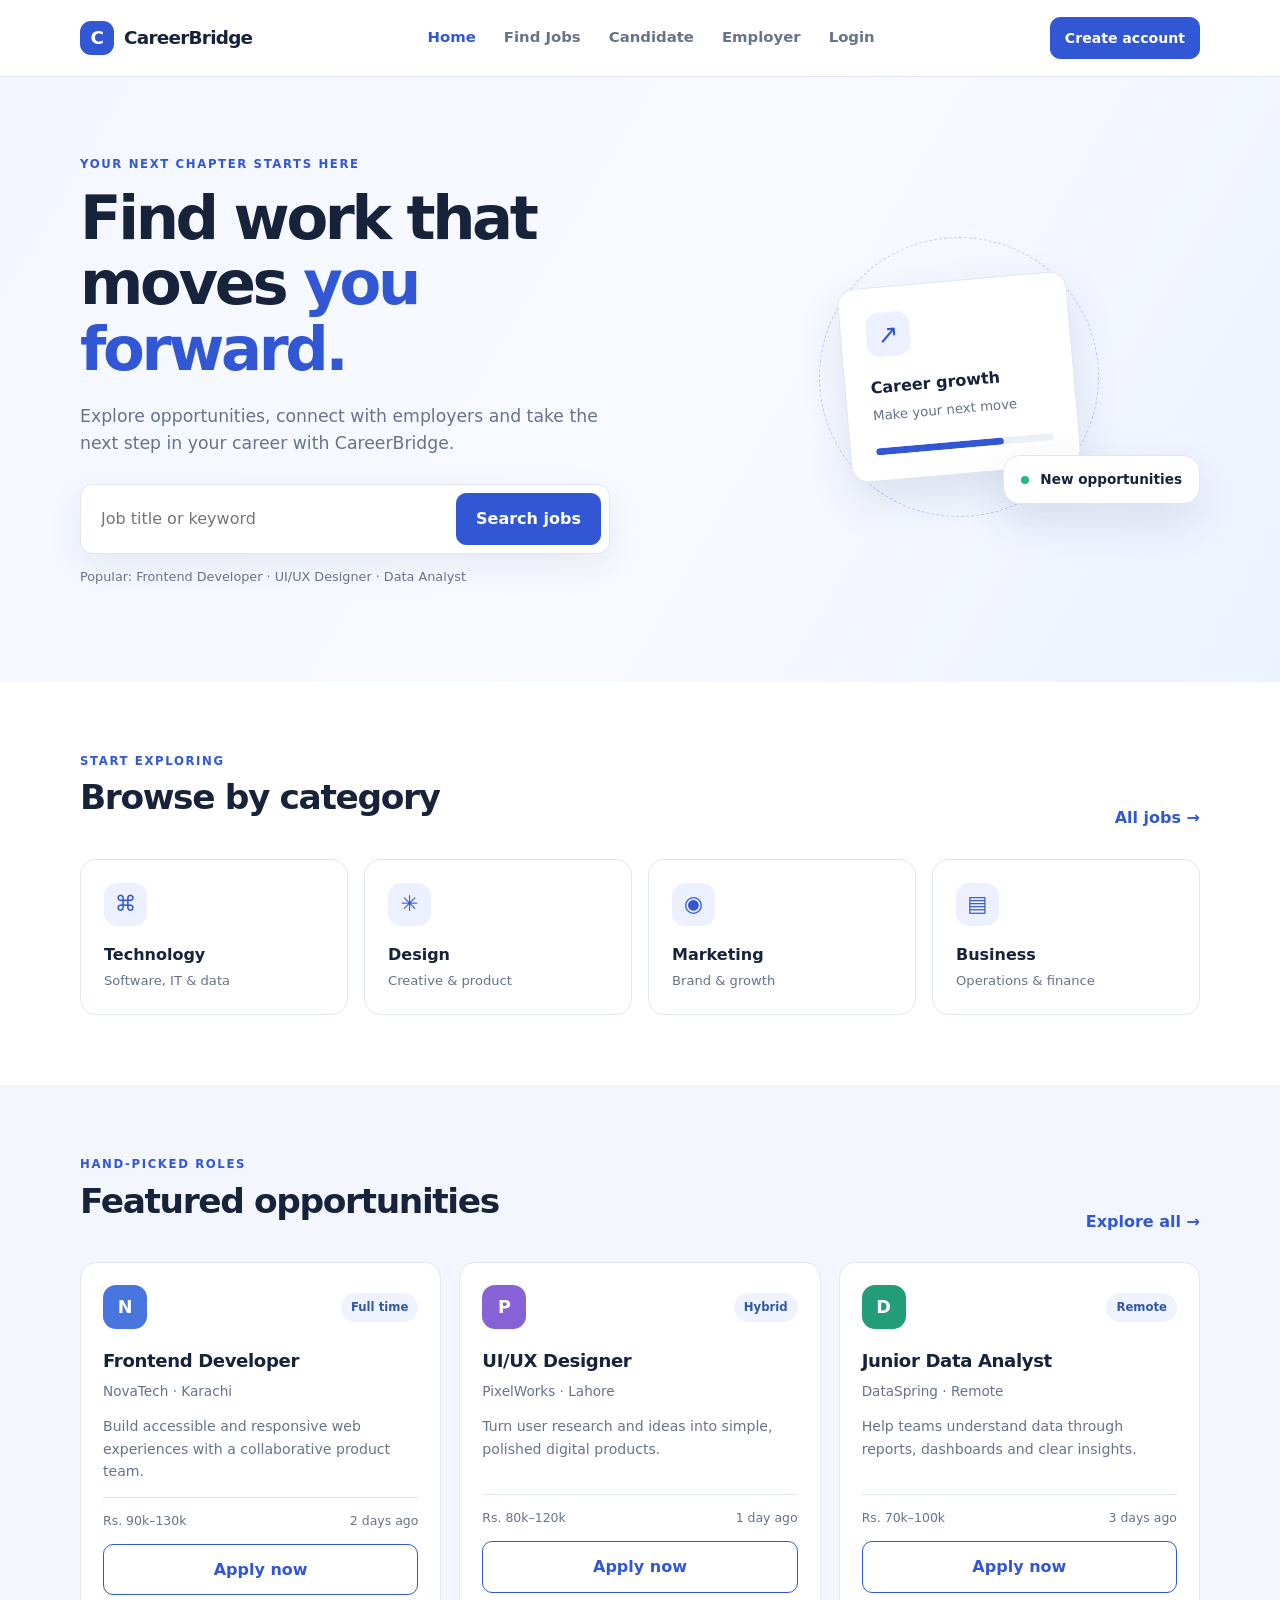
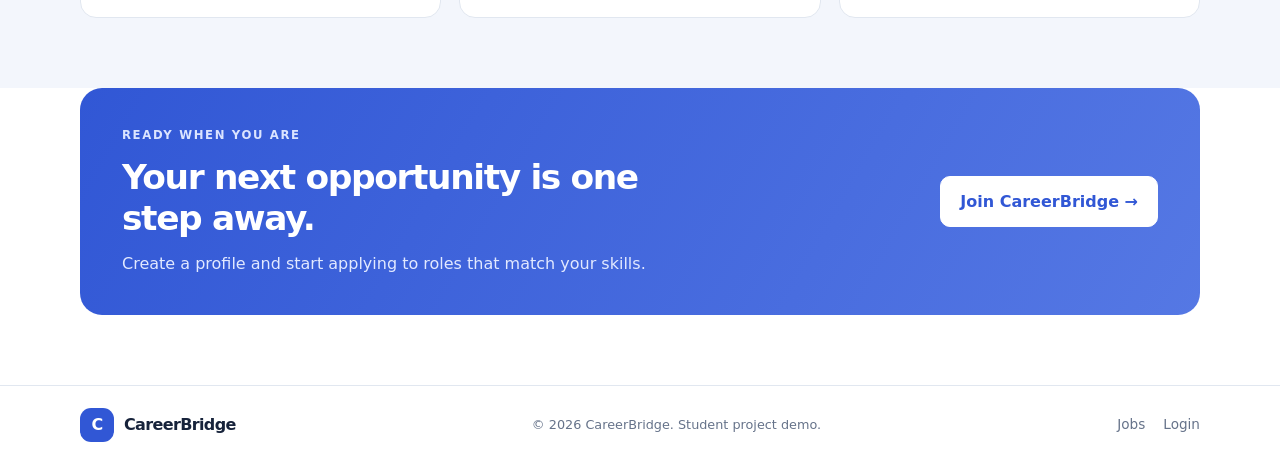
<file: index.html>
<!doctype html>
<html lang="en">
<head>
  <meta charset="utf-8">
  <meta name="viewport" content="width=device-width, initial-scale=1">
  <meta name="description" content="CareerBridge job recruitment portal demo">
  <title>CareerBridge | Find your next opportunity</title>
  <link rel="stylesheet" href="css/style.css">
  <script src="js/app.js" defer></script>
</head>
<body>
  <a class="skip-link" href="#main">Skip to content</a>
  <header class="site-header">
    <div class="container nav-wrap">
      <a class="brand" href="index.html"><span class="brand-mark">C</span> CareerBridge</a>
      <nav aria-label="Main navigation">
        <a class="active" href="index.html">Home</a>
        <a href="jobs.html">Find Jobs</a>
        <a href="register.html">Candidate</a><a href="employer.html">Employer</a>
        <a href="login.html">Login</a>
      </nav>
      <a class="button button-small" href="register.html">Create account</a>
    </div>
  </header>

  <main id="main">
    <section class="hero">
      <div class="container hero-grid">
        <div>
          <p class="eyebrow">YOUR NEXT CHAPTER STARTS HERE</p>
          <h1>Find work that moves <span>you forward.</span></h1>
          <p class="hero-copy">Explore opportunities, connect with employers and take the next step in your career with CareerBridge.</p>
          <form class="quick-search" action="jobs.html" method="get">
            <label class="sr-only" for="home-keyword">Job title or keyword</label>
            <input id="home-keyword" name="q" type="search" placeholder="Job title or keyword">
            <button class="button" type="submit">Search jobs</button>
          </form>
          <p class="muted small">Popular: Frontend Developer · UI/UX Designer · Data Analyst</p>
        </div>
        <div class="hero-art" aria-label="Career growth illustration" role="img">
          <div class="art-card art-card-main"><span class="art-icon">↗</span><strong>Career growth</strong><small>Make your next move</small><div class="progress"><span></span></div></div>
          <div class="art-card art-card-float"><span class="online-dot"></span> New opportunities</div>
          <div class="art-orbit"></div>
        </div>
      </div>
    </section>

    <section class="section">
      <div class="container">
        <div class="section-heading"><div><p class="eyebrow">START EXPLORING</p><h2>Browse by category</h2></div><a class="text-link" href="jobs.html">All jobs →</a></div>
        <div class="category-grid">
          <a class="category-card" href="jobs.html?category=Technology"><span class="category-icon">⌘</span><strong>Technology</strong><small>Software, IT & data</small></a>
          <a class="category-card" href="jobs.html?category=Design"><span class="category-icon">✳</span><strong>Design</strong><small>Creative & product</small></a>
          <a class="category-card" href="jobs.html?category=Marketing"><span class="category-icon">◉</span><strong>Marketing</strong><small>Brand & growth</small></a>
          <a class="category-card" href="jobs.html?category=Business"><span class="category-icon">▤</span><strong>Business</strong><small>Operations & finance</small></a>
        </div>
      </div>
    </section>

    <section class="section section-soft">
      <div class="container">
        <div class="section-heading"><div><p class="eyebrow">HAND-PICKED ROLES</p><h2>Featured opportunities</h2></div><a class="text-link" href="jobs.html">Explore all →</a></div>
        <div class="job-grid">
          <article class="job-card"><div class="job-top"><span class="company-logo logo-blue">N</span><span class="tag">Full time</span></div><h3>Frontend Developer</h3><p class="company">NovaTech · Karachi</p><p class="job-desc">Build accessible and responsive web experiences with a collaborative product team.</p><div class="job-meta"><span>Rs. 90k–130k</span><span>2 days ago</span></div><a class="button button-outline button-full" href="apply.html?job=Frontend%20Developer">Apply now</a></article>
          <article class="job-card"><div class="job-top"><span class="company-logo logo-purple">P</span><span class="tag">Hybrid</span></div><h3>UI/UX Designer</h3><p class="company">PixelWorks · Lahore</p><p class="job-desc">Turn user research and ideas into simple, polished digital products.</p><div class="job-meta"><span>Rs. 80k–120k</span><span>1 day ago</span></div><a class="button button-outline button-full" href="apply.html?job=UI%2FUX%20Designer">Apply now</a></article>
          <article class="job-card"><div class="job-top"><span class="company-logo logo-green">D</span><span class="tag">Remote</span></div><h3>Junior Data Analyst</h3><p class="company">DataSpring · Remote</p><p class="job-desc">Help teams understand data through reports, dashboards and clear insights.</p><div class="job-meta"><span>Rs. 70k–100k</span><span>3 days ago</span></div><a class="button button-outline button-full" href="apply.html?job=Junior%20Data%20Analyst">Apply now</a></article>
        </div>
      </div>
    </section>

    <section class="cta-section"><div class="container cta-box"><div><p class="eyebrow">READY WHEN YOU ARE</p><h2>Your next opportunity is one step away.</h2><p>Create a profile and start applying to roles that match your skills.</p></div><a class="button button-light" href="register.html">Join CareerBridge →</a></div></section>
  </main>

  <footer class="site-footer"><div class="container footer-inner"><a class="brand brand-footer" href="index.html"><span class="brand-mark">C</span> CareerBridge</a><p>© <span data-year>2026</span> CareerBridge. Student project demo.</p><div><a href="jobs.html">Jobs</a><a href="login.html">Login</a></div></div></footer>
</body>
</html>
</file>
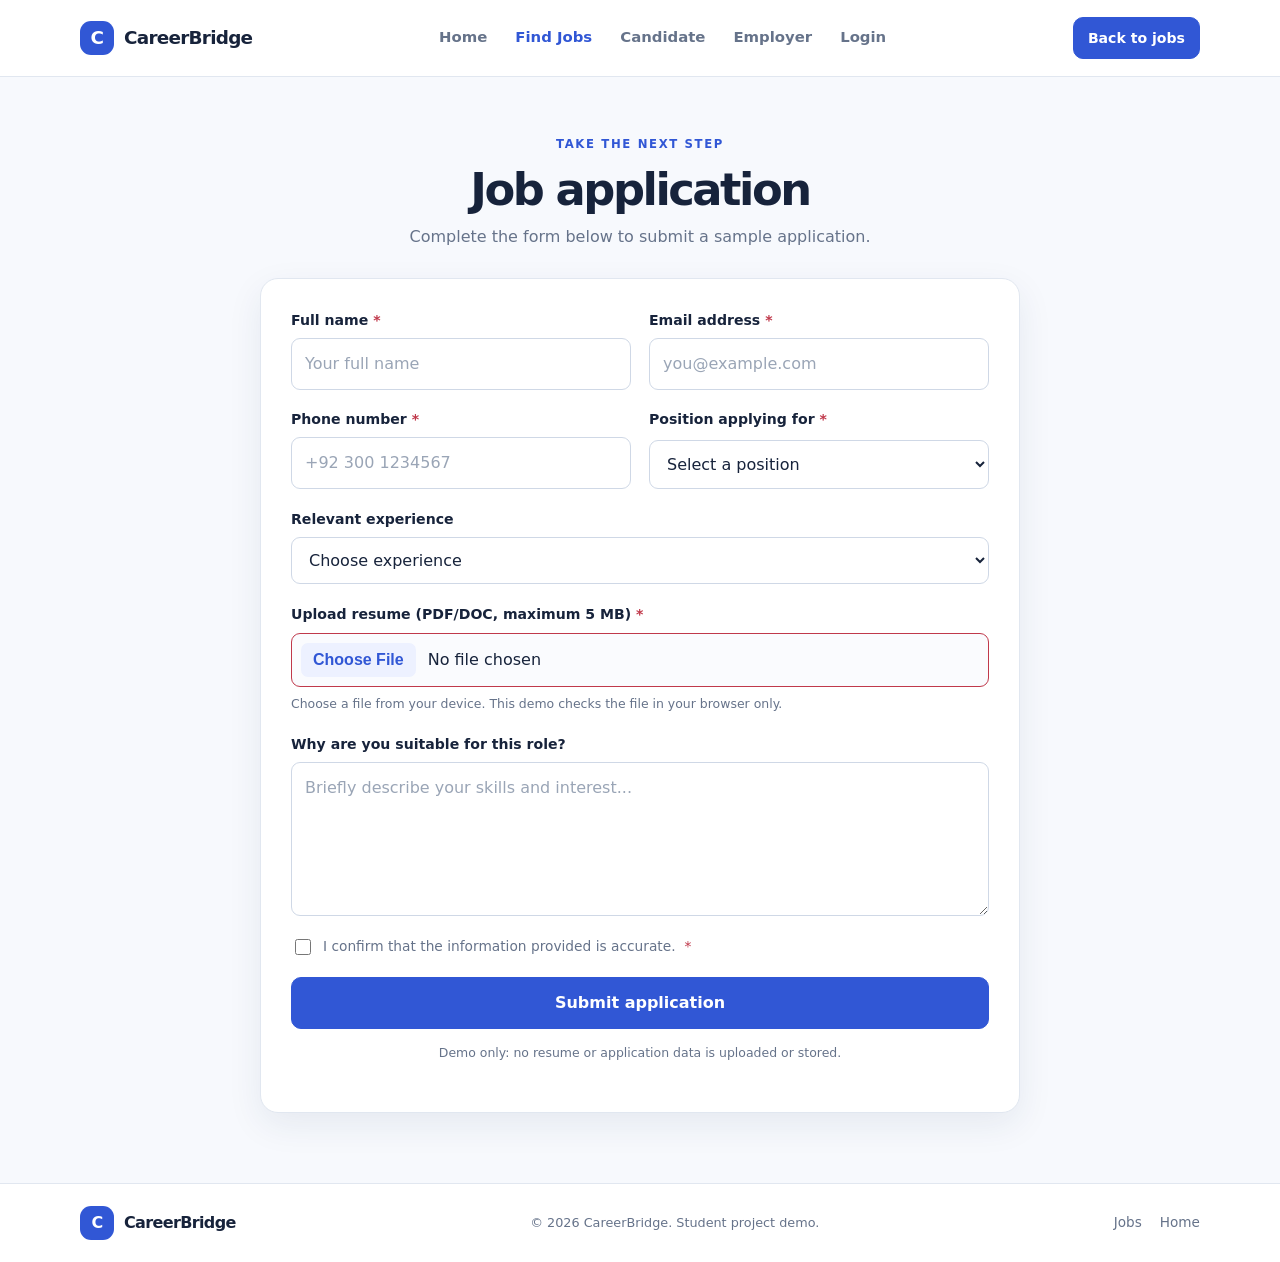
<file: apply.html>
<!doctype html>
<html lang="en">
<head>
  <meta charset="utf-8">
  <meta name="viewport" content="width=device-width, initial-scale=1">
  <title>Apply for a Job | CareerBridge</title>
  <link rel="stylesheet" href="css/style.css">
  <script src="js/app.js" defer></script>
</head>
<body>
  <a class="skip-link" href="#main">Skip to content</a>
  <header class="site-header"><div class="container nav-wrap"><a class="brand" href="index.html"><span class="brand-mark">C</span> CareerBridge</a><nav aria-label="Main navigation"><a href="index.html">Home</a><a class="active" href="jobs.html">Find Jobs</a><a href="register.html">Candidate</a><a href="employer.html">Employer</a><a href="login.html">Login</a></nav><a class="button button-small" href="jobs.html">Back to jobs</a></div></header>
  <main id="main" class="form-page"><div class="container narrow-wide">
    <div class="form-intro"><p class="eyebrow">TAKE THE NEXT STEP</p><h1>Job application</h1><p>Complete the form below to submit a sample application.</p></div>
    <form class="panel form-stack demo-form" action="#" method="post" enctype="multipart/form-data">
      <div class="form-grid">
        <div class="field"><label for="app-name">Full name <span>*</span></label><input id="app-name" name="fullName" type="text" autocomplete="name" minlength="3" maxlength="80" placeholder="Your full name" required></div>
        <div class="field"><label for="app-email">Email address <span>*</span></label><input id="app-email" name="email" type="email" autocomplete="email" placeholder="you@example.com" required></div>
        <div class="field"><label for="app-phone">Phone number <span>*</span></label><input id="app-phone" name="phone" type="tel" pattern="[0-9+() -]{7,20}" placeholder="+92 300 1234567" required></div>
        <div class="field"><label for="app-job">Position applying for <span>*</span></label><select id="app-job" name="position" required><option value="">Select a position</option><option>Frontend Developer</option><option>UI/UX Designer</option><option>Junior Data Analyst</option><option>Digital Marketing Associate</option><option>HR Coordinator</option><option>Business Operations Intern</option></select></div>
      </div>
      <div class="field"><label for="experience">Relevant experience</label><select id="experience" name="experience"><option value="">Choose experience</option><option>Student / No experience</option><option>Less than 1 year</option><option>1–2 years</option><option>3–5 years</option><option>More than 5 years</option></select></div>
      <div class="field"><label for="resume">Upload resume (PDF/DOC, maximum 5 MB) <span>*</span></label><input class="file-input" id="resume" name="resume" type="file" accept=".pdf,.doc,.docx,application/pdf,application/msword,application/vnd.openxmlformats-officedocument.wordprocessingml.document" required><small class="field-help">Choose a file from your device. This demo checks the file in your browser only.</small></div>
      <div class="field"><label for="cover-letter">Why are you suitable for this role?</label><textarea id="cover-letter" name="coverLetter" rows="5" minlength="20" maxlength="1000" placeholder="Briefly describe your skills and interest..."></textarea></div>
      <label class="check-label"><input type="checkbox" name="accuracy" required> I confirm that the information provided is accurate. <span>*</span></label>
      <button class="button button-full" type="submit">Submit application</button>
      <p class="form-note">Demo only: no resume or application data is uploaded or stored.</p>
      <p class="form-feedback" aria-live="polite"></p>
    </form>
  </div></main>
  <footer class="site-footer"><div class="container footer-inner"><a class="brand brand-footer" href="index.html"><span class="brand-mark">C</span> CareerBridge</a><p>© <span data-year>2026</span> CareerBridge. Student project demo.</p><div><a href="jobs.html">Jobs</a><a href="index.html">Home</a></div></div></footer>
</body>
</html>
</file>
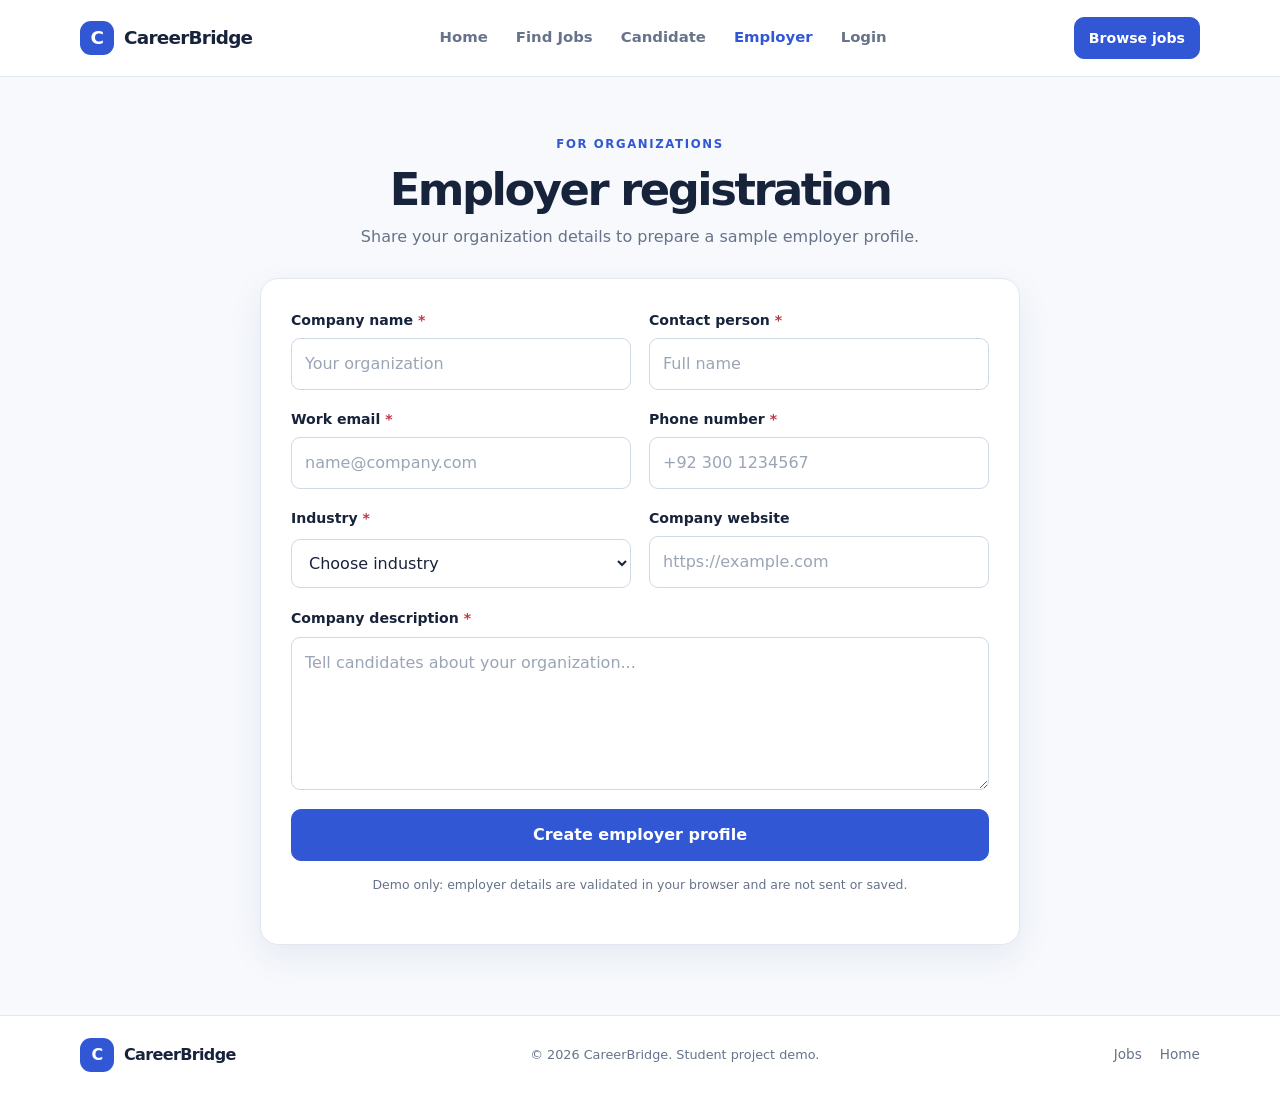
<file: employer.html>
<!doctype html>
<html lang="en">
<head>
  <meta charset="utf-8">
  <meta name="viewport" content="width=device-width, initial-scale=1">
  <title>Employer Registration | CareerBridge</title>
  <link rel="stylesheet" href="css/style.css">
  <script src="js/app.js" defer></script>
</head>
<body>
  <a class="skip-link" href="#main">Skip to content</a>
  <header class="site-header"><div class="container nav-wrap"><a class="brand" href="index.html"><span class="brand-mark">C</span> CareerBridge</a><nav aria-label="Main navigation"><a href="index.html">Home</a><a href="jobs.html">Find Jobs</a><a href="register.html">Candidate</a><a class="active" href="employer.html">Employer</a><a href="login.html">Login</a></nav><a class="button button-small" href="jobs.html">Browse jobs</a></div></header>
  <main id="main" class="form-page"><div class="container narrow-wide">
    <div class="form-intro"><p class="eyebrow">FOR ORGANIZATIONS</p><h1>Employer registration</h1><p>Share your organization details to prepare a sample employer profile.</p></div>
    <form class="panel form-stack demo-form" action="#" method="post">
      <div class="form-grid">
        <div class="field"><label for="company">Company name <span>*</span></label><input id="company" name="company" type="text" minlength="2" maxlength="100" placeholder="Your organization" required></div>
        <div class="field"><label for="contact-person">Contact person <span>*</span></label><input id="contact-person" name="contactPerson" type="text" minlength="2" maxlength="80" placeholder="Full name" required></div>
        <div class="field"><label for="employer-email">Work email <span>*</span></label><input id="employer-email" name="email" type="email" placeholder="name@company.com" required></div>
        <div class="field"><label for="employer-phone">Phone number <span>*</span></label><input id="employer-phone" name="phone" type="tel" pattern="[0-9+() -]{7,20}" placeholder="+92 300 1234567" required></div>
        <div class="field"><label for="industry">Industry <span>*</span></label><select id="industry" name="industry" required><option value="">Choose industry</option><option>Information Technology</option><option>Education</option><option>Healthcare</option><option>Finance</option><option>Marketing</option><option>Other</option></select></div>
        <div class="field"><label for="website">Company website</label><input id="website" name="website" type="url" placeholder="https://example.com"></div>
      </div>
      <div class="field"><label for="company-about">Company description <span>*</span></label><textarea id="company-about" name="description" rows="5" minlength="30" maxlength="1000" placeholder="Tell candidates about your organization..." required></textarea></div>
      <button class="button button-full" type="submit">Create employer profile</button>
      <p class="form-note">Demo only: employer details are validated in your browser and are not sent or saved.</p>
      <p class="form-feedback" aria-live="polite"></p>
    </form>
  </div></main>
  <footer class="site-footer"><div class="container footer-inner"><a class="brand brand-footer" href="index.html"><span class="brand-mark">C</span> CareerBridge</a><p>© <span data-year>2026</span> CareerBridge. Student project demo.</p><div><a href="jobs.html">Jobs</a><a href="index.html">Home</a></div></div></footer>
</body>
</html>
</file>
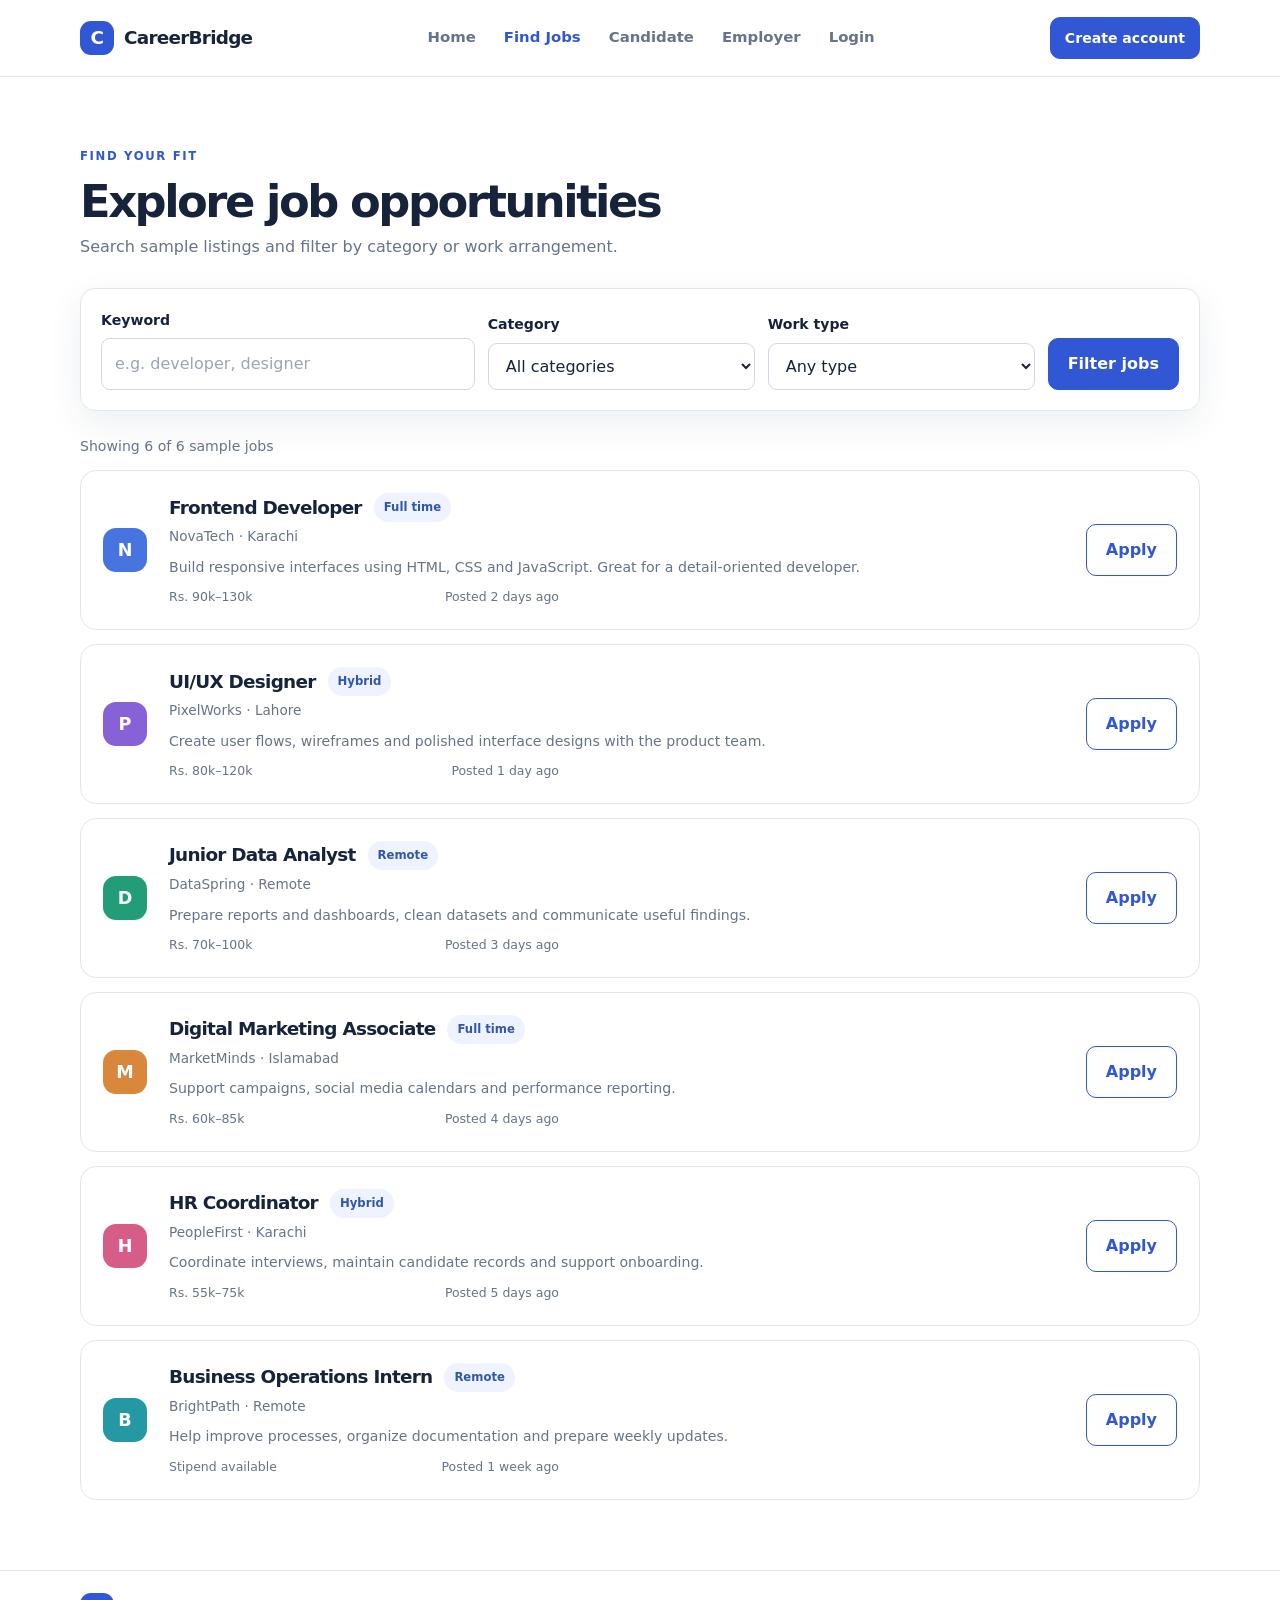
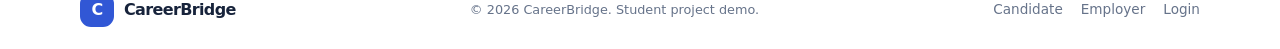
<file: jobs.html>
<!doctype html>
<html lang="en">
<head>
  <meta charset="utf-8">
  <meta name="viewport" content="width=device-width, initial-scale=1">
  <title>Find Jobs | CareerBridge</title>
  <link rel="stylesheet" href="css/style.css">
  <script src="js/app.js" defer></script>
</head>
<body>
  <a class="skip-link" href="#main">Skip to content</a>
  <header class="site-header"><div class="container nav-wrap"><a class="brand" href="index.html"><span class="brand-mark">C</span> CareerBridge</a><nav aria-label="Main navigation"><a href="index.html">Home</a><a class="active" href="jobs.html">Find Jobs</a><a href="register.html">Candidate</a><a href="employer.html">Employer</a><a href="login.html">Login</a></nav><a class="button button-small" href="register.html">Create account</a></div></header>
  <main id="main" class="section"><div class="container">
    <div class="page-heading"><p class="eyebrow">FIND YOUR FIT</p><h1>Explore job opportunities</h1><p>Search sample listings and filter by category or work arrangement.</p></div>
    <form class="filter-panel" id="job-filter" action="jobs.html" method="get">
      <div class="field"><label for="job-keyword">Keyword</label><input id="job-keyword" name="q" type="search" placeholder="e.g. developer, designer"></div>
      <div class="field"><label for="job-category">Category</label><select id="job-category" name="category"><option value="">All categories</option><option>Technology</option><option>Design</option><option>Marketing</option><option>Business</option></select></div>
      <div class="field"><label for="job-type">Work type</label><select id="job-type" name="type"><option value="">Any type</option><option>Full time</option><option>Hybrid</option><option>Remote</option></select></div>
      <button class="button" type="submit">Filter jobs</button>
    </form>
    <p class="results-count" id="results-count" aria-live="polite">Showing 6 sample jobs</p>
    <div class="job-list" id="job-list">
      <article class="job-card job-list-card" data-title="Frontend Developer" data-category="Technology" data-type="Full time" data-location="Karachi"><div class="company-logo logo-blue">N</div><div class="job-list-content"><div class="job-title-line"><h2>Frontend Developer</h2><span class="tag">Full time</span></div><p class="company">NovaTech · Karachi</p><p>Build responsive interfaces using HTML, CSS and JavaScript. Great for a detail-oriented developer.</p><div class="job-meta"><span>Rs. 90k–130k</span><span>Posted 2 days ago</span></div></div><a class="button button-outline" href="apply.html?job=Frontend%20Developer">Apply</a></article>
      <article class="job-card job-list-card" data-title="UI/UX Designer" data-category="Design" data-type="Hybrid" data-location="Lahore"><div class="company-logo logo-purple">P</div><div class="job-list-content"><div class="job-title-line"><h2>UI/UX Designer</h2><span class="tag">Hybrid</span></div><p class="company">PixelWorks · Lahore</p><p>Create user flows, wireframes and polished interface designs with the product team.</p><div class="job-meta"><span>Rs. 80k–120k</span><span>Posted 1 day ago</span></div></div><a class="button button-outline" href="apply.html?job=UI%2FUX%20Designer">Apply</a></article>
      <article class="job-card job-list-card" data-title="Junior Data Analyst" data-category="Technology" data-type="Remote" data-location="Remote"><div class="company-logo logo-green">D</div><div class="job-list-content"><div class="job-title-line"><h2>Junior Data Analyst</h2><span class="tag">Remote</span></div><p class="company">DataSpring · Remote</p><p>Prepare reports and dashboards, clean datasets and communicate useful findings.</p><div class="job-meta"><span>Rs. 70k–100k</span><span>Posted 3 days ago</span></div></div><a class="button button-outline" href="apply.html?job=Junior%20Data%20Analyst">Apply</a></article>
      <article class="job-card job-list-card" data-title="Digital Marketing Associate" data-category="Marketing" data-type="Full time" data-location="Islamabad"><div class="company-logo logo-orange">M</div><div class="job-list-content"><div class="job-title-line"><h2>Digital Marketing Associate</h2><span class="tag">Full time</span></div><p class="company">MarketMinds · Islamabad</p><p>Support campaigns, social media calendars and performance reporting.</p><div class="job-meta"><span>Rs. 60k–85k</span><span>Posted 4 days ago</span></div></div><a class="button button-outline" href="apply.html?job=Digital%20Marketing%20Associate">Apply</a></article>
      <article class="job-card job-list-card" data-title="HR Coordinator" data-category="Business" data-type="Hybrid" data-location="Karachi"><div class="company-logo logo-pink">H</div><div class="job-list-content"><div class="job-title-line"><h2>HR Coordinator</h2><span class="tag">Hybrid</span></div><p class="company">PeopleFirst · Karachi</p><p>Coordinate interviews, maintain candidate records and support onboarding.</p><div class="job-meta"><span>Rs. 55k–75k</span><span>Posted 5 days ago</span></div></div><a class="button button-outline" href="apply.html?job=HR%20Coordinator">Apply</a></article>
      <article class="job-card job-list-card" data-title="Business Operations Intern" data-category="Business" data-type="Remote" data-location="Remote"><div class="company-logo logo-teal">B</div><div class="job-list-content"><div class="job-title-line"><h2>Business Operations Intern</h2><span class="tag">Remote</span></div><p class="company">BrightPath · Remote</p><p>Help improve processes, organize documentation and prepare weekly updates.</p><div class="job-meta"><span>Stipend available</span><span>Posted 1 week ago</span></div></div><a class="button button-outline" href="apply.html?job=Business%20Operations%20Intern">Apply</a></article>
    </div>
    <p class="empty-state" id="empty-state" hidden>No matching jobs found. Try changing your filters.</p>
  </div></main>
  <footer class="site-footer"><div class="container footer-inner"><a class="brand brand-footer" href="index.html"><span class="brand-mark">C</span> CareerBridge</a><p>© <span data-year>2026</span> CareerBridge. Student project demo.</p><div><a href="register.html">Candidate</a><a href="employer.html">Employer</a><a href="login.html">Login</a></div></div></footer>
</body>
</html>
</file>
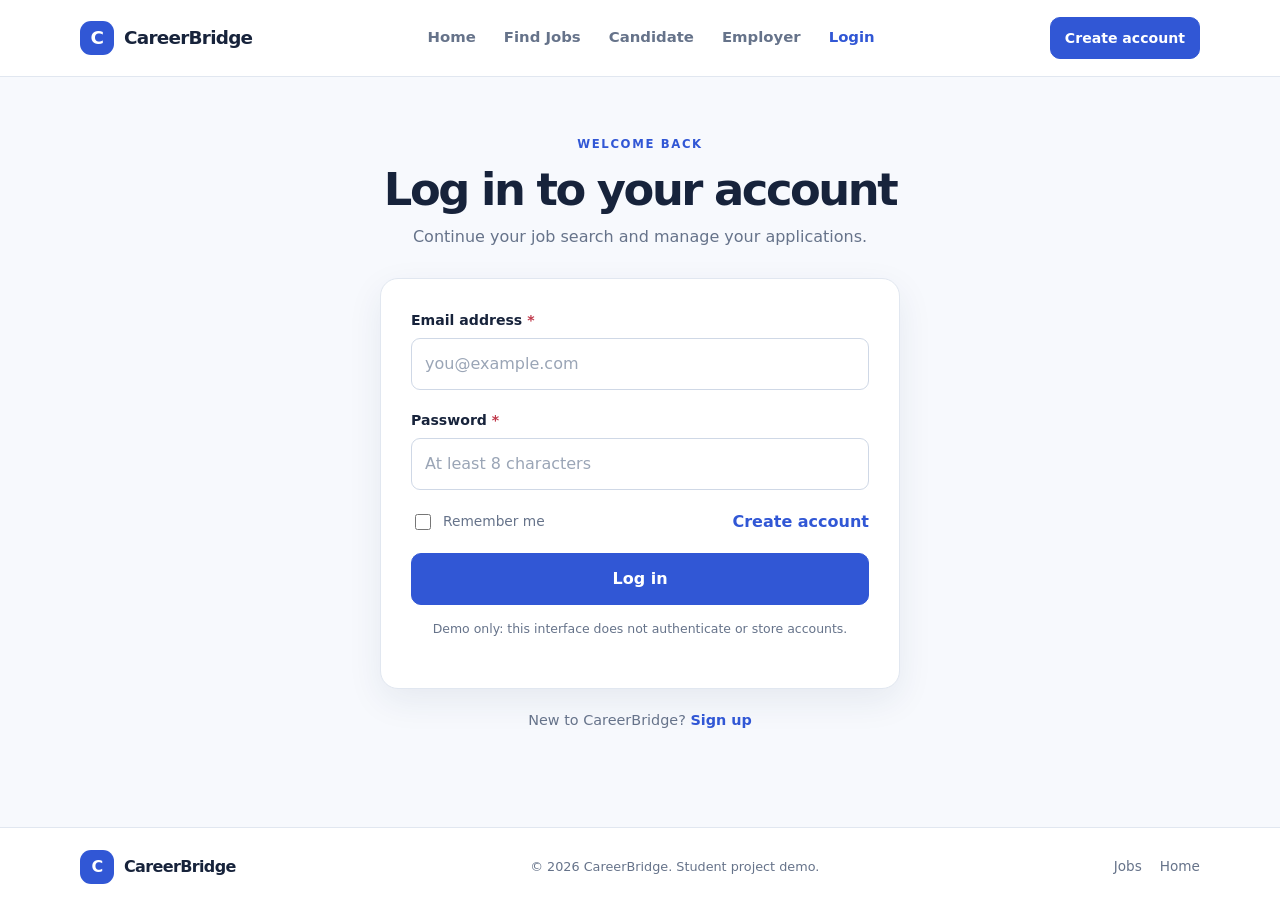
<file: login.html>
<!doctype html>
<html lang="en">
<head>
  <meta charset="utf-8">
  <meta name="viewport" content="width=device-width, initial-scale=1">
  <title>Login | CareerBridge</title>
  <link rel="stylesheet" href="css/style.css">
  <script src="js/app.js" defer></script>
</head>
<body>
  <a class="skip-link" href="#main">Skip to content</a>
  <header class="site-header"><div class="container nav-wrap"><a class="brand" href="index.html"><span class="brand-mark">C</span> CareerBridge</a><nav aria-label="Main navigation"><a href="index.html">Home</a><a href="jobs.html">Find Jobs</a><a href="register.html">Candidate</a><a href="employer.html">Employer</a><a class="active" href="login.html">Login</a></nav><a class="button button-small" href="register.html">Create account</a></div></header>
  <main id="main" class="form-page"><div class="container narrow">
    <div class="form-intro"><p class="eyebrow">WELCOME BACK</p><h1>Log in to your account</h1><p>Continue your job search and manage your applications.</p></div>
    <form class="panel form-stack demo-form" action="#" method="post">
      <div class="field"><label for="email">Email address <span>*</span></label><input id="email" name="email" type="email" autocomplete="email" placeholder="you@example.com" required></div>
      <div class="field"><label for="password">Password <span>*</span></label><input id="password" name="password" type="password" autocomplete="current-password" minlength="8" placeholder="At least 8 characters" required></div>
      <div class="form-row form-row-between"><label class="check-label"><input type="checkbox" name="remember"> Remember me</label><a class="text-link" href="register.html">Create account</a></div>
      <button class="button button-full" type="submit">Log in</button>
      <p class="form-note">Demo only: this interface does not authenticate or store accounts.</p>
      <p class="form-feedback" aria-live="polite"></p>
    </form>
    <p class="center muted">New to CareerBridge? <a class="text-link" href="register.html">Sign up</a></p>
  </div></main>
  <footer class="site-footer"><div class="container footer-inner"><a class="brand brand-footer" href="index.html"><span class="brand-mark">C</span> CareerBridge</a><p>© <span data-year>2026</span> CareerBridge. Student project demo.</p><div><a href="jobs.html">Jobs</a><a href="index.html">Home</a></div></div></footer>
</body>
</html>
</file>
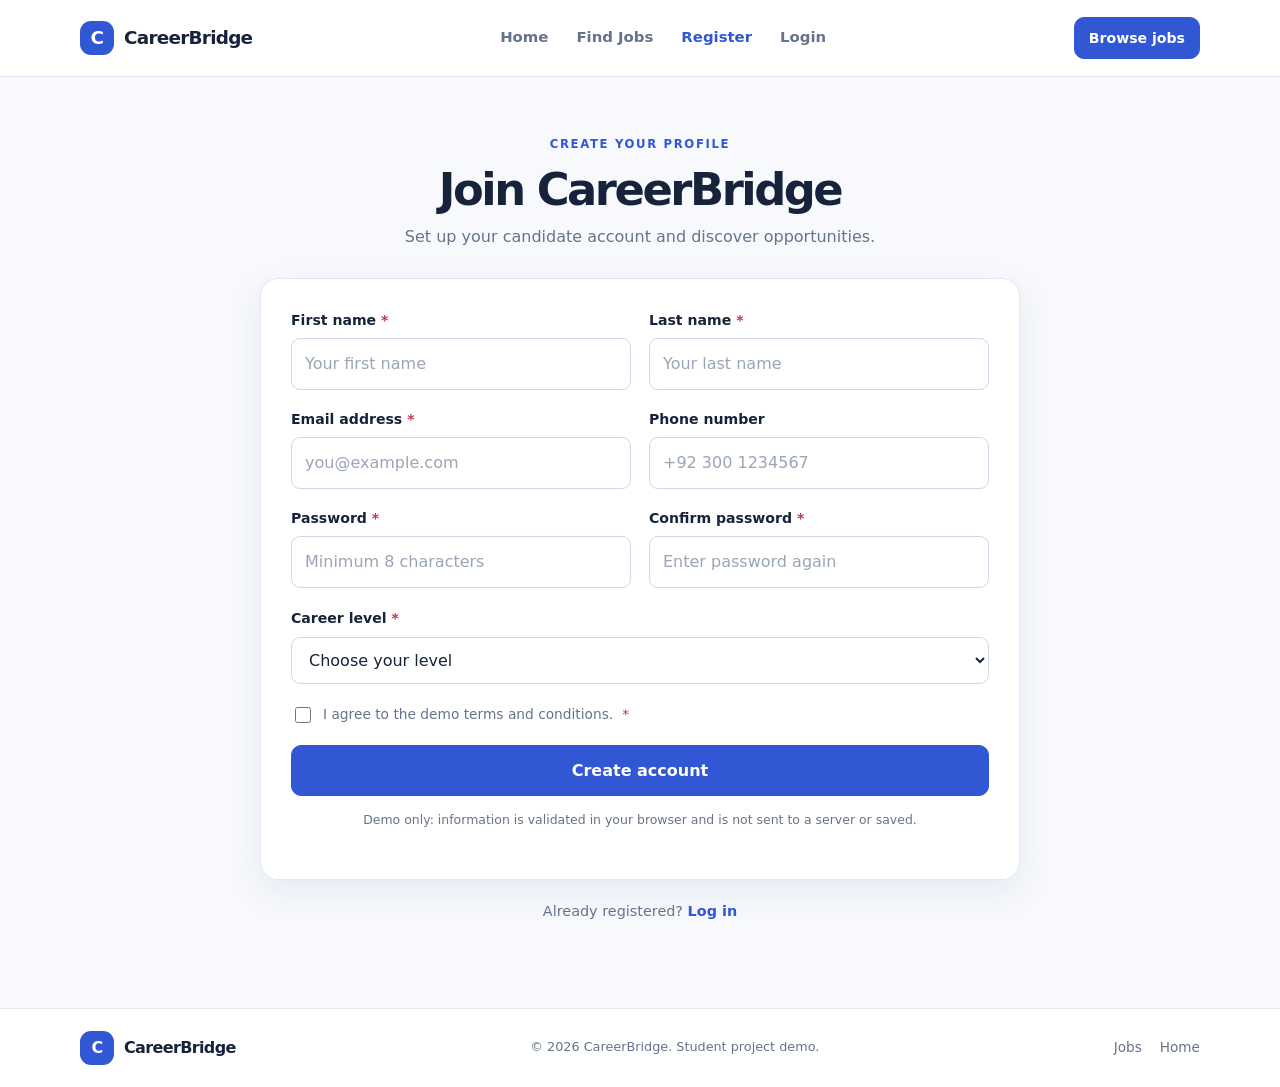
<file: register.html>
<!doctype html>
<html lang="en">
<head>
  <meta charset="utf-8">
  <meta name="viewport" content="width=device-width, initial-scale=1">
  <title>Create Account | CareerBridge</title>
  <link rel="stylesheet" href="css/style.css">
  <script src="js/app.js" defer></script>
</head>
<body>
  <a class="skip-link" href="#main">Skip to content</a>
  <header class="site-header"><div class="container nav-wrap"><a class="brand" href="index.html"><span class="brand-mark">C</span> CareerBridge</a><nav aria-label="Main navigation"><a href="index.html">Home</a><a href="jobs.html">Find Jobs</a><a class="active" href="register.html">Register</a><a href="login.html">Login</a></nav><a class="button button-small" href="jobs.html">Browse jobs</a></div></header>
  <main id="main" class="form-page"><div class="container narrow-wide">
    <div class="form-intro"><p class="eyebrow">CREATE YOUR PROFILE</p><h1>Join CareerBridge</h1><p>Set up your candidate account and discover opportunities.</p></div>
    <form class="panel form-stack demo-form" action="#" method="post">
      <div class="form-grid">
        <div class="field"><label for="first-name">First name <span>*</span></label><input id="first-name" name="firstName" type="text" autocomplete="given-name" minlength="2" maxlength="40" placeholder="Your first name" required></div>
        <div class="field"><label for="last-name">Last name <span>*</span></label><input id="last-name" name="lastName" type="text" autocomplete="family-name" minlength="2" maxlength="40" placeholder="Your last name" required></div>
        <div class="field"><label for="reg-email">Email address <span>*</span></label><input id="reg-email" name="email" type="email" autocomplete="email" placeholder="you@example.com" required></div>
        <div class="field"><label for="phone">Phone number</label><input id="phone" name="phone" type="tel" autocomplete="tel" pattern="[0-9+() -]{7,20}" placeholder="+92 300 1234567"></div>
        <div class="field"><label for="reg-password">Password <span>*</span></label><input id="reg-password" name="password" type="password" minlength="8" maxlength="64" autocomplete="new-password" placeholder="Minimum 8 characters" required></div>
        <div class="field"><label for="confirm-password">Confirm password <span>*</span></label><input id="confirm-password" name="confirmPassword" type="password" minlength="8" maxlength="64" autocomplete="new-password" placeholder="Enter password again" required></div>
      </div>
      <div class="field"><label for="career-level">Career level <span>*</span></label><select id="career-level" name="careerLevel" required><option value="">Choose your level</option><option>Student</option><option>Fresh graduate</option><option>Entry level</option><option>Experienced professional</option></select></div>
      <label class="check-label"><input type="checkbox" name="terms" required> I agree to the demo terms and conditions. <span>*</span></label>
      <button class="button button-full" type="submit">Create account</button>
      <p class="form-note">Demo only: information is validated in your browser and is not sent to a server or saved.</p>
      <p class="form-feedback" aria-live="polite"></p>
    </form>
    <p class="center muted">Already registered? <a class="text-link" href="login.html">Log in</a></p>
  </div></main>
  <footer class="site-footer"><div class="container footer-inner"><a class="brand brand-footer" href="index.html"><span class="brand-mark">C</span> CareerBridge</a><p>© <span data-year>2026</span> CareerBridge. Student project demo.</p><div><a href="jobs.html">Jobs</a><a href="index.html">Home</a></div></div></footer>
</body>
</html>
</file>
<file: css/style.css>
/* CareerBridge - Lab 3: HTML Forms + CSS Fundamentals */
:root {
  --ink: #17233b;
  --muted: #66738a;
  --brand: #3157d5;
  --brand-dark: #2444b4;
  --soft: #f3f6fc;
  --line: #e1e7f0;
  --white: #ffffff;
  --success: #16794b;
  --danger: #c0394b;
  --radius: 16px;
  --shadow: 0 12px 35px rgba(27, 48, 91, .08);
}
* { box-sizing: border-box; }
html { scroll-behavior: smooth; }
body { margin: 0; color: var(--ink); background: var(--white); font-family: Inter, ui-sans-serif, system-ui, -apple-system, BlinkMacSystemFont, "Segoe UI", sans-serif; line-height: 1.6; }
a { color: inherit; text-decoration: none; }
button, input, select, textarea { font: inherit; }
button, a, input, select, textarea { -webkit-tap-highlight-color: transparent; }
.container { width: min(1120px, calc(100% - 40px)); margin-inline: auto; }
.narrow { max-width: 520px; }
.narrow-wide { max-width: 760px; }
.sr-only { position: absolute; width: 1px; height: 1px; padding: 0; margin: -1px; overflow: hidden; clip: rect(0,0,0,0); white-space: nowrap; border: 0; }
.skip-link { position: absolute; top: -50px; left: 12px; z-index: 20; padding: 10px 14px; background: var(--ink); color: white; border-radius: 8px; }
.skip-link:focus { top: 12px; }
.site-header { background: rgba(255,255,255,.96); border-bottom: 1px solid var(--line); position: sticky; top: 0; z-index: 10; }
.nav-wrap { min-height: 76px; display: flex; align-items: center; justify-content: space-between; gap: 24px; }
.brand { display: inline-flex; align-items: center; gap: 10px; font-size: 1.15rem; font-weight: 800; letter-spacing: -.04em; white-space: nowrap; }
.brand-mark { display: grid; place-items: center; width: 34px; height: 34px; color: white; background: var(--brand); border-radius: 11px; font-weight: 800; }
nav { display: flex; align-items: center; gap: 28px; }
nav a { color: var(--muted); font-size: .93rem; font-weight: 650; padding-block: 8px; }
nav a:hover, nav a.active { color: var(--brand); }
.button { display: inline-flex; justify-content: center; align-items: center; gap: 8px; border: 1px solid var(--brand); border-radius: 10px; padding: 12px 19px; background: var(--brand); color: white; font-weight: 700; cursor: pointer; transition: background .2s ease, transform .2s ease, box-shadow .2s ease; }
.button:hover { background: var(--brand-dark); box-shadow: 0 7px 18px rgba(49,87,213,.2); transform: translateY(-1px); }
.button:active { transform: translateY(0); }
.button-small { padding: 9px 14px; font-size: .88rem; }
.button-outline { color: var(--brand); background: white; }
.button-outline:hover { color: white; }
.button-full { width: 100%; }
.button-light { color: var(--brand); background: white; border-color: white; }
.button-light:hover { color: var(--brand-dark); background: #edf1ff; }
.hero { overflow: hidden; background: linear-gradient(120deg, #f4f7ff 0%, #f8faff 55%, #edf2ff 100%); padding: 78px 0 82px; }
.hero-grid { display: grid; grid-template-columns: 1.1fr .9fr; align-items: center; gap: 50px; }
.eyebrow { color: var(--brand); font-size: .73rem; font-weight: 850; letter-spacing: .14em; margin: 0 0 12px; }
h1, h2, h3, p { margin-top: 0; }
h1 { font-size: clamp(2.25rem, 5vw, 3.8rem); letter-spacing: -.055em; line-height: 1.08; margin-bottom: 20px; }
h1 span { color: var(--brand); }
h2 { font-size: clamp(1.6rem, 3vw, 2.15rem); letter-spacing: -.04em; line-height: 1.2; margin-bottom: 12px; }
h3 { font-size: 1.13rem; letter-spacing: -.02em; margin-bottom: 5px; }
.hero-copy { max-width: 550px; color: var(--muted); font-size: 1.08rem; margin-bottom: 26px; }
.quick-search { display: flex; gap: 9px; padding: 8px; background: white; border: 1px solid var(--line); border-radius: 13px; max-width: 530px; box-shadow: var(--shadow); }
.quick-search input { min-width: 0; flex: 1; border: 0; padding: 8px 12px; outline: none; }
.muted, .company, .job-desc, .field-help { color: var(--muted); }
.small { font-size: .8rem; margin-top: 13px; }
.hero-art { min-height: 310px; position: relative; display: grid; place-items: center; }
.art-orbit { width: 280px; height: 280px; border: 1px dashed #b8c7fa; border-radius: 50%; position: absolute; }
.art-card { position: absolute; z-index: 1; background: white; border: 1px solid var(--line); border-radius: 17px; box-shadow: 0 18px 45px rgba(36,58,112,.12); }
.art-card-main { width: 230px; padding: 25px; transform: rotate(-5deg); }
.art-icon { display: grid; place-items: center; width: 44px; height: 44px; background: #edf1ff; color: var(--brand); border-radius: 13px; font-size: 1.6rem; margin-bottom: 18px; }
.art-card-main strong, .art-card-main small { display: block; }
.art-card-main small { color: var(--muted); margin-top: 4px; }
.progress { height: 7px; margin-top: 22px; background: #edf0f7; border-radius: 99px; overflow: hidden; }
.progress span { display: block; width: 72%; height: 100%; background: var(--brand); border-radius: inherit; }
.art-card-float { right: 0; bottom: 28px; padding: 13px 17px; font-size: .85rem; font-weight: 700; }
.online-dot { display: inline-block; width: 8px; height: 8px; border-radius: 50%; background: #28b77a; margin-right: 7px; }
.section { padding: 70px 0; }
.section-soft { background: var(--soft); }
.section-heading { display: flex; justify-content: space-between; align-items: end; gap: 20px; margin-bottom: 28px; }
.section-heading .eyebrow { margin-bottom: 7px; }
.text-link { color: var(--brand); font-weight: 750; }
.text-link:hover { color: var(--brand-dark); text-decoration: underline; }
.category-grid { display: grid; grid-template-columns: repeat(4, 1fr); gap: 16px; }
.category-card { padding: 23px; border: 1px solid var(--line); border-radius: var(--radius); background: white; transition: transform .2s, box-shadow .2s; }
.category-card:hover, .job-card:hover { transform: translateY(-3px); box-shadow: var(--shadow); }
.category-icon { display: grid; place-items: center; width: 43px; height: 43px; color: var(--brand); background: #edf1ff; border-radius: 13px; font-size: 1.35rem; margin-bottom: 16px; }
.category-card strong, .category-card small { display: block; }
.category-card small { color: var(--muted); font-size: .82rem; margin-top: 3px; }
.job-grid { display: grid; grid-template-columns: repeat(3, 1fr); gap: 18px; }
.job-card { background: white; border: 1px solid var(--line); border-radius: var(--radius); padding: 22px; transition: transform .2s, box-shadow .2s; }
.job-top { display: flex; justify-content: space-between; align-items: center; margin-bottom: 18px; }
.company-logo { display: grid; place-items: center; flex: 0 0 44px; width: 44px; height: 44px; border-radius: 13px; color: white; font-size: 1.1rem; font-weight: 850; }
.logo-blue { background: #4774df; } .logo-purple { background: #8761d6; } .logo-green { background: #239d77; } .logo-orange { background: #d9873c; } .logo-pink { background: #d65d88; } .logo-teal { background: #2499a3; }
.tag { display: inline-block; padding: 5px 10px; color: #3157a9; background: #eef3ff; border-radius: 99px; font-size: .73rem; font-weight: 750; white-space: nowrap; }
.company { font-size: .85rem; margin-bottom: 12px; }
.job-desc { min-height: 65px; font-size: .88rem; }
.job-meta { display: flex; justify-content: space-between; gap: 10px; color: var(--muted); font-size: .78rem; padding: 13px 0; border-top: 1px solid var(--line); margin-top: 12px; }
.cta-section { padding: 0 0 70px; }
.cta-box { display: flex; justify-content: space-between; align-items: center; gap: 28px; padding: 38px 42px; background: linear-gradient(120deg, #3157d5, #5578e4); color: white; border-radius: 22px; }
.cta-box .eyebrow { color: #dbe4ff; }
.cta-box h2 { max-width: 600px; }
.cta-box p:last-child { margin-bottom: 0; color: #e2e9ff; }
.site-footer { border-top: 1px solid var(--line); padding: 22px 0; }
.footer-inner { display: flex; align-items: center; justify-content: space-between; gap: 20px; }
.footer-inner p { color: var(--muted); font-size: .8rem; margin: 0; }
.footer-inner > div { display: flex; gap: 18px; color: var(--muted); font-size: .85rem; }
.brand-footer { font-size: 1rem; }
.form-page { min-height: calc(100vh - 150px); padding: 58px 0 70px; background: #f7f9fd; }
.form-intro { text-align: center; margin: 0 auto 28px; max-width: 600px; }
.form-intro h1 { font-size: clamp(2rem, 4vw, 2.8rem); margin-bottom: 10px; }
.form-intro p:last-child { color: var(--muted); }
.panel { background: white; border: 1px solid var(--line); border-radius: 18px; padding: 30px; box-shadow: var(--shadow); }
.form-stack { display: grid; gap: 19px; }
.form-grid { display: grid; grid-template-columns: 1fr 1fr; gap: 18px; }
.field { display: grid; gap: 7px; }
.field label { font-size: .88rem; font-weight: 750; }
.field label span, .check-label span { color: var(--danger); }
.field input, .field select, .field textarea { width: 100%; min-width: 0; padding: 12px 13px; color: var(--ink); background: white; border: 1px solid #cfd8e6; border-radius: 9px; outline: none; transition: border-color .15s, box-shadow .15s, background .15s; }
.field textarea { resize: vertical; min-height: 120px; }
.field input::placeholder, .field textarea::placeholder { color: #9aa5b6; }
.field input:focus, .field select:focus, .field textarea:focus { border-color: var(--brand); box-shadow: 0 0 0 3px rgba(49,87,213,.13); }
.field input:invalid:not(:placeholder-shown), .field select:invalid:focus { border-color: var(--danger); }
.field input:valid:not(:placeholder-shown) { border-color: #64ad88; }
.field input[type="file"] { padding: 9px; background: #fafbfe; }
.field input[type="file"]::file-selector-button { border: 0; border-radius: 7px; padding: 8px 12px; margin-right: 12px; color: var(--brand); background: #edf1ff; font-weight: 700; cursor: pointer; }
.field-help { font-size: .78rem; }
.form-row { display: flex; align-items: center; gap: 12px; }
.form-row-between { justify-content: space-between; }
.check-label { display: flex; align-items: flex-start; gap: 9px; color: var(--muted); font-size: .86rem; }
.check-label input { width: 16px; height: 16px; margin-top: 4px; accent-color: var(--brand); }
.form-note { color: var(--muted); text-align: center; font-size: .78rem; margin: -5px 0 0; }
.form-feedback { margin: 0; text-align: center; font-weight: 700; font-size: .88rem; }
.form-feedback.success { color: var(--success); }
.form-feedback.error { color: var(--danger); }
.center { text-align: center; margin-top: 20px; font-size: .9rem; }
.page-heading { margin-bottom: 28px; }
.page-heading h1 { font-size: clamp(2rem, 4vw, 2.8rem); margin-bottom: 8px; }
.page-heading p:last-child { color: var(--muted); }
.filter-panel { display: grid; grid-template-columns: 1.4fr 1fr 1fr auto; align-items: end; gap: 13px; padding: 20px; border: 1px solid var(--line); border-radius: 15px; background: white; box-shadow: var(--shadow); }
.results-count { color: var(--muted); font-size: .88rem; margin: 24px 0 13px; }
.job-list { display: grid; gap: 14px; }
.job-list-card { display: grid; grid-template-columns: 48px 1fr auto; align-items: center; gap: 18px; }
.job-list-content h2 { font-size: 1.15rem; margin: 0; }
.job-title-line { display: flex; align-items: center; flex-wrap: wrap; gap: 12px; }
.job-list-content > p:not(.company) { color: var(--muted); font-size: .88rem; margin: 0 0 4px; }
.job-list-content .company { margin: 4px 0 8px; }
.job-list-card .job-meta { max-width: 390px; border: 0; padding: 5px 0 0; margin: 0; }
.empty-state { padding: 28px; background: white; border: 1px dashed #bac6da; border-radius: 14px; color: var(--muted); text-align: center; }
[hidden] { display: none !important; }
:focus-visible { outline: 3px solid rgba(49,87,213,.45); outline-offset: 3px; }
@media (max-width: 850px) {
  .nav-wrap { flex-wrap: wrap; padding-block: 13px; gap: 12px; }
  nav { order: 3; width: 100%; justify-content: center; gap: 22px; }
  .hero-grid { grid-template-columns: 1fr  .8fr; gap: 20px; }
  .category-grid { grid-template-columns: repeat(2, 1fr); }
  .job-grid { grid-template-columns: 1fr 1fr; }
  .filter-panel { grid-template-columns: 1fr 1fr; }
  .filter-panel .button { min-height: 46px; }
}
@media (max-width: 600px) {
  .container { width: min(100% - 28px, 1120px); }
  .nav-wrap { justify-content: space-between; }
  nav { overflow-x: auto; justify-content: flex-start; gap: 19px; padding-bottom: 2px; }
  nav a { white-space: nowrap; font-size: .86rem; }
  .nav-wrap > .button { display: none; }
  .hero { padding: 52px 0; }
  .hero-grid { grid-template-columns: 1fr; }
  .hero-art { min-height: 245px; }
  .art-orbit { width: 220px; height: 220px; }
  .art-card-float { right: 3px; bottom: 9px; }
  .quick-search { flex-direction: column; }
  .quick-search input { min-height: 43px; }
  .section { padding: 50px 0; }
  .section-heading { align-items: flex-start; flex-direction: column; }
  .category-grid, .job-grid, .form-grid, .filter-panel { grid-template-columns: 1fr; }
  .job-desc { min-height: 0; }
  .cta-section { padding-bottom: 48px; }
  .cta-box { flex-direction: column; align-items: flex-start; padding: 28px 23px; }
  .footer-inner { flex-direction: column; text-align: center; }
  .panel { padding: 21px; }
  .form-page { padding: 42px 0 55px; }
  .job-list-card { grid-template-columns: 44px 1fr; align-items: start; }
  .job-list-card > .button { grid-column: 2; justify-self: start; }
  .job-title-line { align-items: flex-start; }
}
@media (prefers-reduced-motion: reduce) {
  *, *::before, *::after { scroll-behavior: auto !important; transition-duration: .01ms !important; animation-duration: .01ms !important; }
}
@media print {
  .site-header, .site-footer, .button, .filter-panel { display: none !important; }
  body { background: white; color: black; }
  .job-card, .panel { box-shadow: none; break-inside: avoid; }
}
</file>
